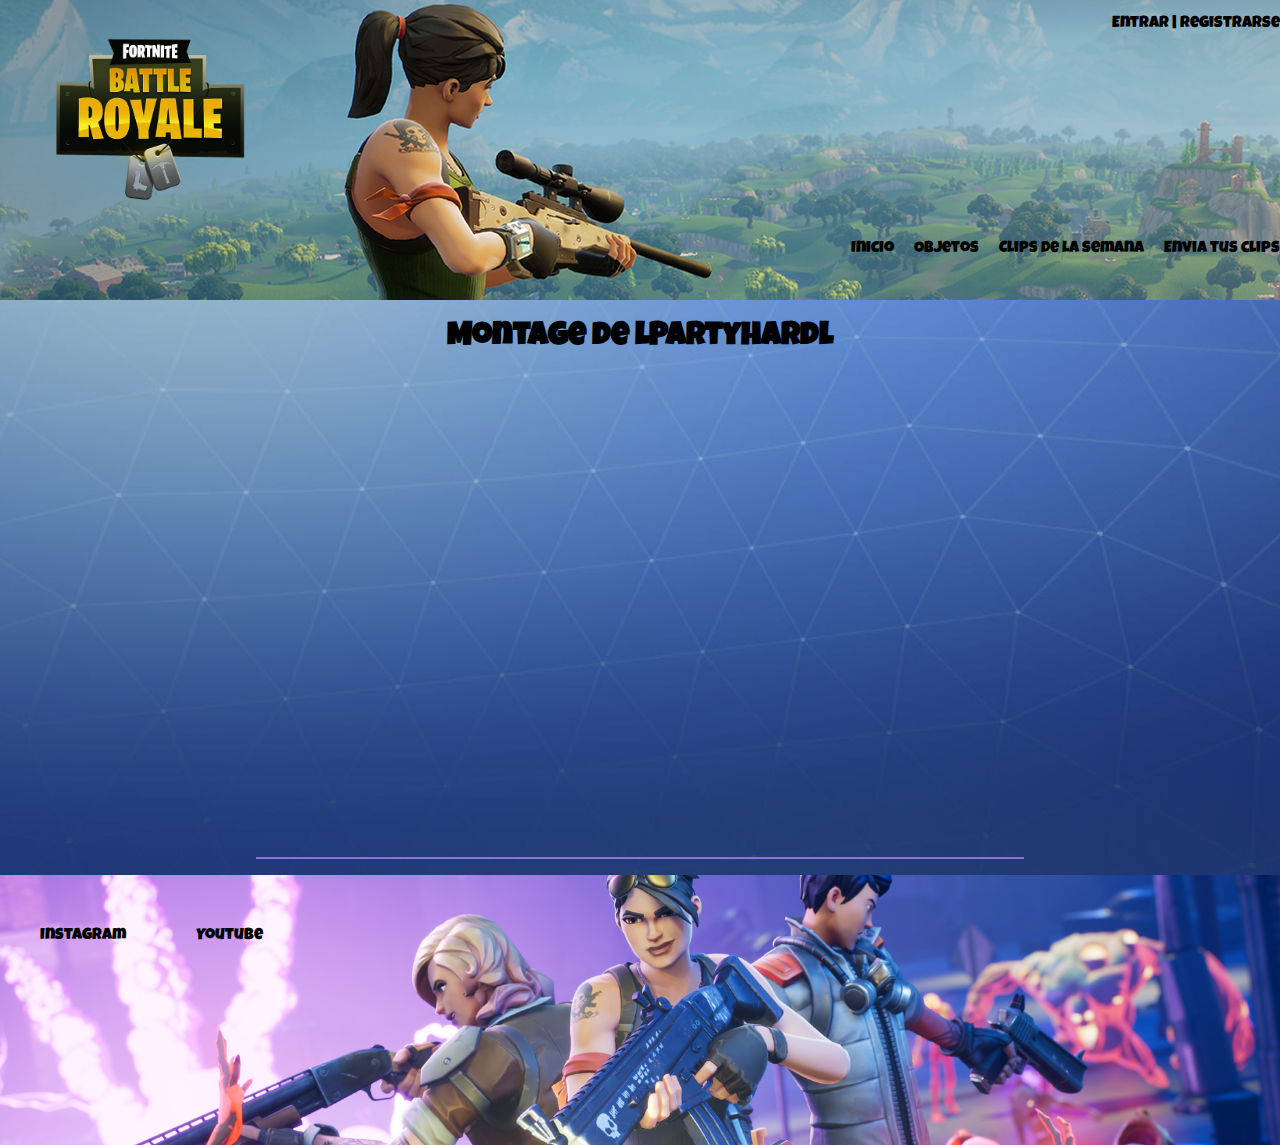
<file: clips.html>
<!DOCTYPE html>
<html lang="es" ng-app="Moviles">
<head>
	<link href="https://fonts.googleapis.com/css?family=Luckiest+Guy" rel="stylesheet">
	<script src="https://ajax.googleapis.com/ajax/libs/jquery/2.2.4/jquery.min.js"></script>
	<link href="css/clips.css" rel="stylesheet" type="text/css">
	<title>Index</title>
</head>
    <body>
	    <div class="header">
	       <img id="logo" src="img/logo.png">
	       <p><a href="log.php">Entrar</a> | <a href="registro.php">Registrarse</a></p>
	       <ul>
	           <li><a href="contacto.html">Envia tus clips</a></li>
               <li><a href="clips.html">Clips de la semana</a></li>
	           <li><a href="Objetos.html">Objetos</a></li>
	           <li><a href="index.html">Inicio</a></li>
	       </ul>
	    </div>
	    <div class="contenido" align="center">
	        <h1>Montage de lPartyhardl</h1>
	        <iframe src="https://www.youtube.com/embed/u9ht6EthDw0" frameborder="0" allow="autoplay; encrypted-media" allowfullscreen></iframe>
	        <hr>
	    </div>
	    <div class="footer">
	    <ul>
	        <li><a href="#">Instagram</a></li>
	        <li><a href="#">Youtube</a></li>
	    </ul>
	</div>
    </body>
</html>
</file>
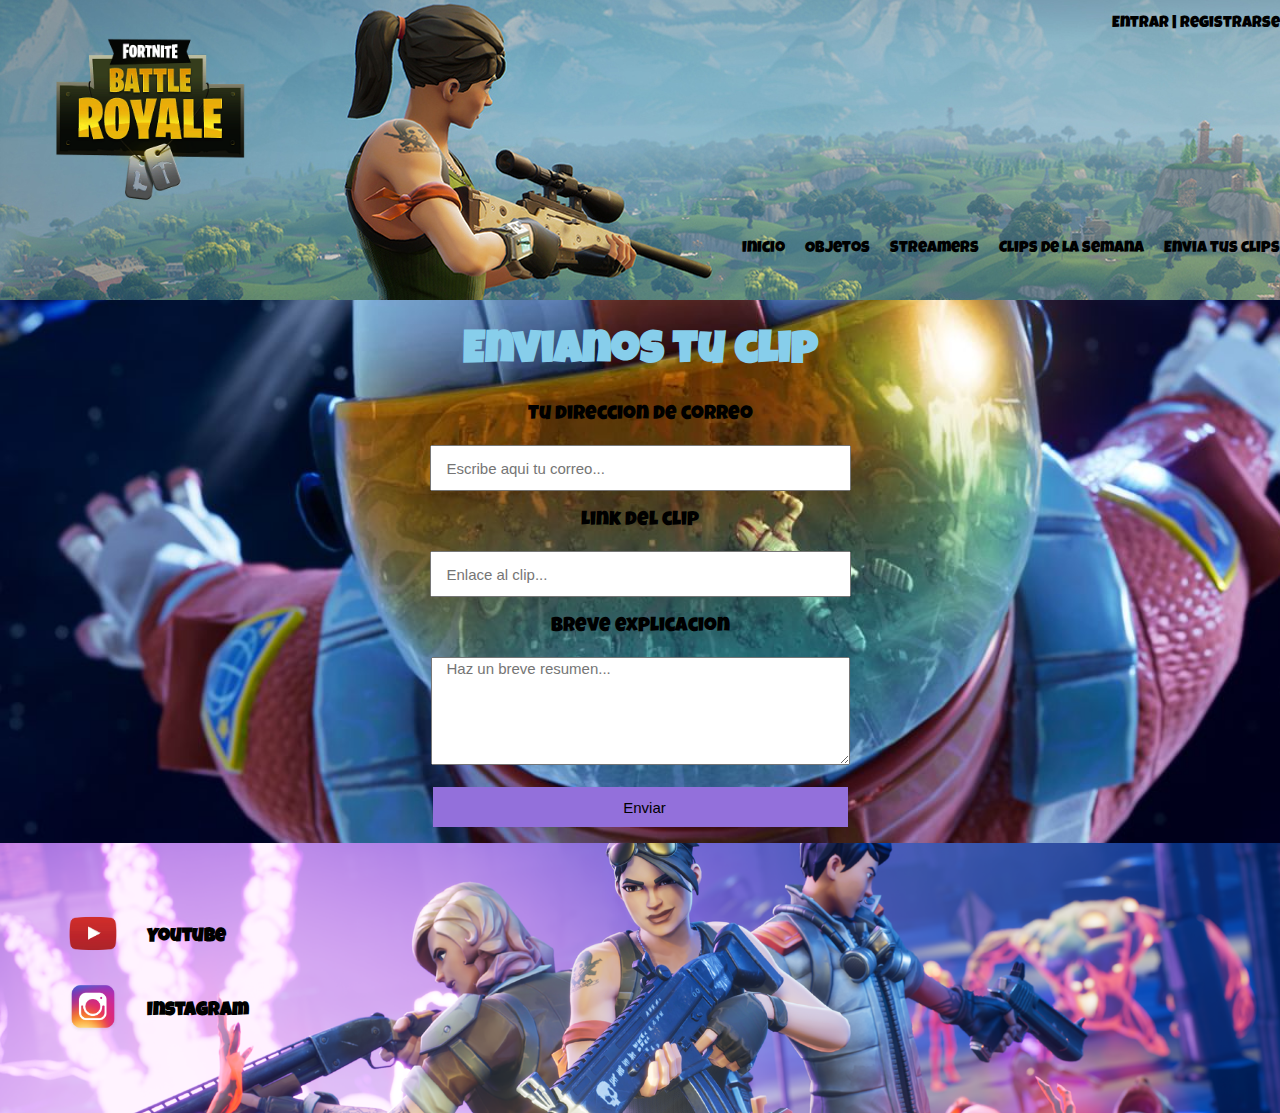
<file: contacto.html>
<!DOCTYPE html>
<html lang="es" ng-app="Moviles">
<head>
	<link href="https://fonts.googleapis.com/css?family=Luckiest+Guy" rel="stylesheet">
	<script src="https://ajax.googleapis.com/ajax/libs/jquery/2.2.4/jquery.min.js"></script>
	<link href="css/contacto.css" rel="stylesheet" type="text/css">
	<title>Index</title>
</head>
<body>
	<div class="header">
	   <img id="logo" src="img/logo.png">
       <p><a href="log.php">Entrar</a> | <a href="registro.php" target="_blank">Registrarse</a></p>
       <div class="menu">
	       <ul>
	           <li><a href="contacto.html">Envia tus clips</a></li>
               <li><a href="clips.html">Clips de la semana</a></li>
               <li><a href="Streamers.html">Streamers</a></li>
	           <li><a href="Objetos.html">Objetos</a></li>
	           <li><a href="index.html">Inicio</a></li>
	       </ul>
        </div>
	</div>
		<div class="contenido" align="center">
		<div class="mail">
		<form method="post" action="php/email.php">
			<h1>Envianos tu clip</h1>
			<p>Tu direccion de correo
			<br>
			<br>
			<input type="email" name="destino" class="correo" placeholder="Escribe aqui tu correo..."></p>
			<p>Link del clip
			<br>
			<br>
			<input type="text" name="link" class="link" placeholder="Enlace al clip..."></p>
            <p>Breve explicacion</p>
            <div>
            <textarea name="mensaje" id="cuerpo" cols="30" rows="6" placeholder="Haz un breve resumen..."></textarea>
            </div>
            <br>
			<input type="submit" value="Enviar" class="boton">
		</form>
		</div>
		</div>
	<div class="footer">
	    <ul>
	        <li><table>
                <tr><td><img id="youtube" src="img/youtube.png" ></td><td><p><a href="#"><h3>Youtube</h3></a></p>
                </td>
                </tr>
                <tr><td><img id="instagram" src="img/instagram.png" ></td><td><p><a href="#"><h3>Instagram</h3></a></p>
                </td>
                </tr>
                </table></li>
	    </ul>
	</div>
</body>
</html>
</file>
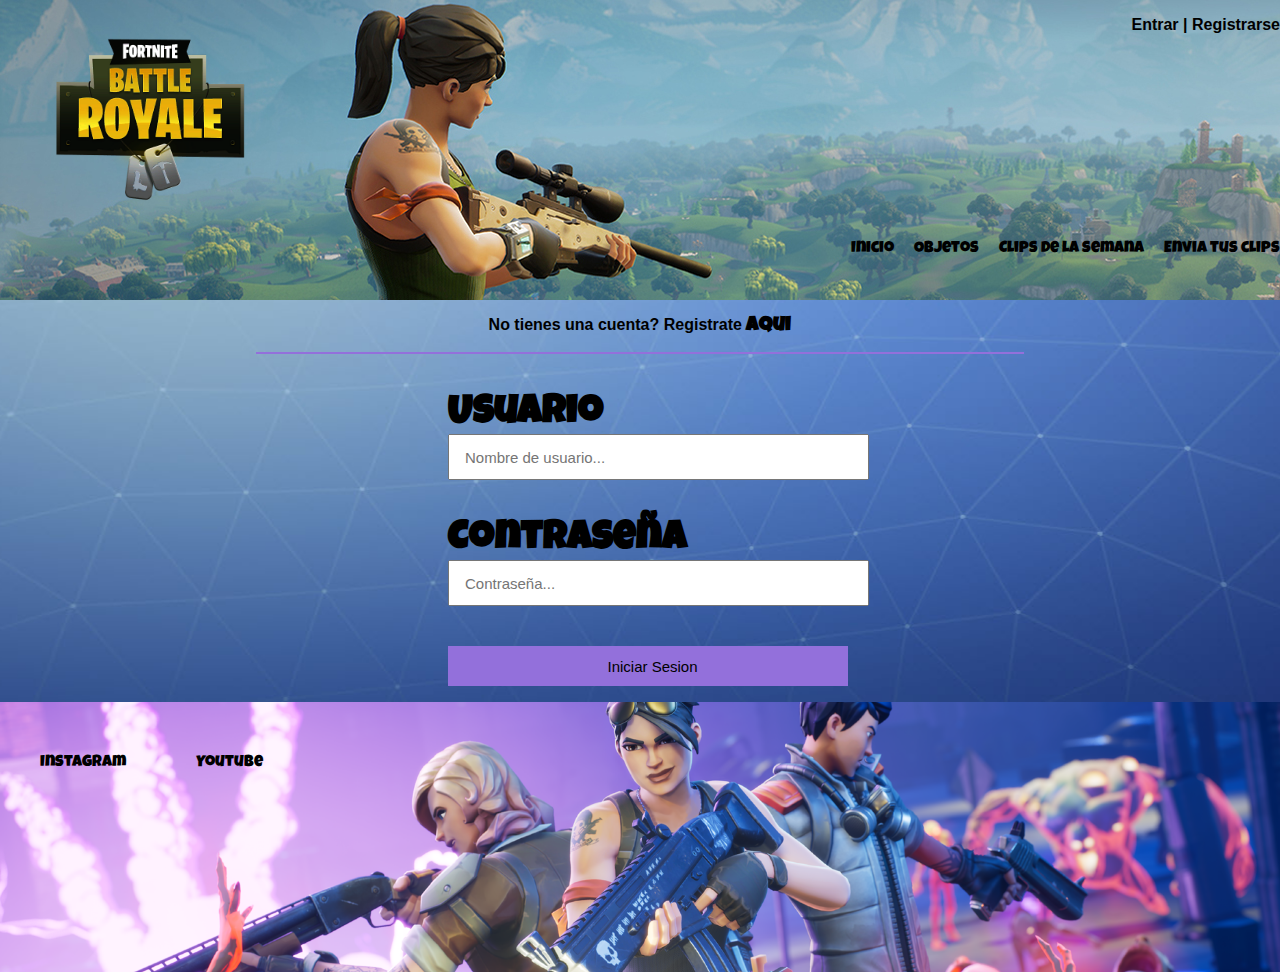
<file: log.html>
<!DOCTYPE html>
<html lang="es" ng-app="Moviles">
<head>
	<link href="https://fonts.googleapis.com/css?family=Luckiest+Guy" rel="stylesheet">
	<script src="https://ajax.googleapis.com/ajax/libs/jquery/2.2.4/jquery.min.js"></script>
	<script src="scripts/main.js"></script>
	<link href="css/login.css" rel="stylesheet" type="text/css">
	<title>Index</title>
</head>
    <body>
	    <div class="header">
	       <img id="logo" src="img/logo.png">
	       <p><a href="log.php">Entrar</a> | <a href="registro.php">Registrarse</a></p>
	       <ul>
	           <li><a href="contacto.html">Envia tus clips</a></li>
               <li><a href="clips.html">Clips de la semana</a></li>
	           <li><a href="Objetos.html">Objetos</a></li>
	           <li><a href="index.html">Inicio</a></li>
	       </ul>
	    </div>
	    <div class="contenido">
        <p class="texto">No tienes una cuenta? Registrate <a href="registro.php" clas="aqui">aqui</a></p>
        <hr>
        <div class="form">
	        <form action="login.php" id="formlg">
	            <p>Usuario <br>
	            <input type="text" name="userlg" placeholder="Nombre de usuario..."></p>
	            <p>Contraseña <br>
	            <input type="password" name="contralg" placeholder="Contraseña..."></p>
	            <input type="submit" class="botonlg" value="Iniciar Sesion">
	        </form>
	        </div>
	    </div>
	    <div class="footer">
	    <ul>
	        <li><a href="#">Instagram</a></li>
	        <li><a href="#">Youtube</a></li>
	    </ul>
	</div>
    </body>
</html>
</file>
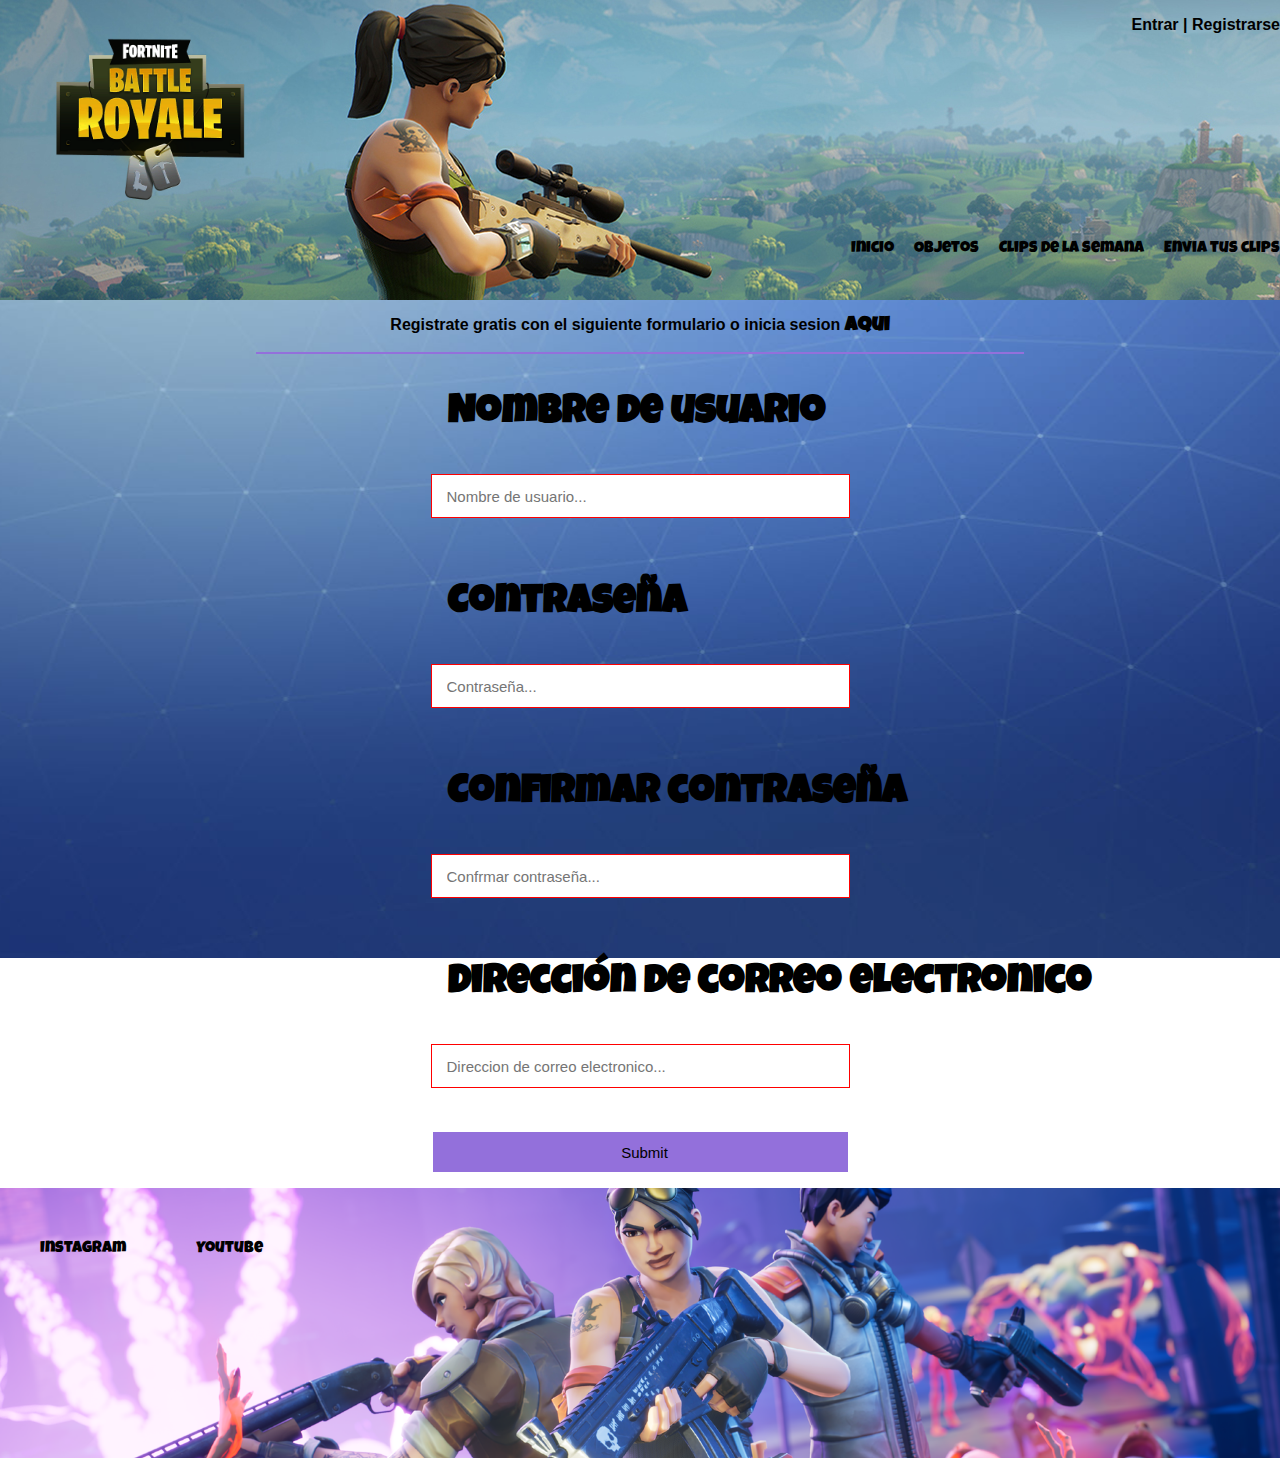
<file: registro.html>
<!DOCTYPE html>
<html lang="es" ng-app="Moviles">
<head>
	<link href="https://fonts.googleapis.com/css?family=Luckiest+Guy" rel="stylesheet">
	<script src="https://ajax.googleapis.com/ajax/libs/jquery/2.2.4/jquery.min.js"></script>
	<script src="scripts/javascript.js"></script>
	<link href="css/registro.css" rel="stylesheet" type="text/css">
	<title>Index</title>
</head>
    <body>
	    <div class="header">
	       <img id="logo" src="img/logo.png">
	       <p><a href="log.php">Entrar</a> | <a href="registro.php">Registrarse</a></p>
	       <ul>
	           <li><a href="contacto.html">Envia tus clips</a></li>
               <li><a href="clips.html">Clips de la semana</a></li>
	           <li><a href="Objetos.html">Objetos</a></li>
	           <li><a href="index.html">Inicio</a></li>
	       </ul>
	    </div>
	    <div class="contenido" align="center">
        <p class="texto">Registrate gratis con el siguiente formulario o inicia sesion <a href="log.php" clas="aqui">aqui</a></p>
        <hr>
         <div class="form">
          <form action="registrado.php" method="post" onsubmit="validar_form();">
           <div class="question">
            <p>Nombre de usuario</p>
	        <input type="text" name="userlg" id="user" placeholder="Nombre de usuario..." onblur="errorusuario();" required><br>
	        <br>
	        <div id="eruser" class="error"></div>
	        </div>
	        <div class="question">
	        <p>Contraseña</p>
	        <input type="password" name="contralg" id="pass" placeholder="Contraseña..." onblur="errorcontraseña();" required>
	        <br>
	        <br>
	        <div id="erpass" class="error"></div>
	        </div>
	        <div class="question">
	        <p>Confirmar contraseña</p>
	        <input type="password" name="contra2lg" id="cpass" placeholder="Confrmar contraseña..." onblur="errorccontraseña();" required><br>
	        <br>
	        <div id="ercpass" class="error"></div>
	        </div>
	        <div class="question">
	        <p>Dirección de correo electronico</p>
	        <input type="email" name="email" id="mail" placeholder="Direccion de correo electronico..." onblur="errormail();" required><br>
	        <br>
	        <div id="ermail" class="error"></div>
	        </div>
           <br>
            <input type="submit" class="boton">
            </form>
            </div>
	    </div>
	    <div class="footer">
	    <ul>
	        <li><a href="#">Instagram</a></li>
	        <li><a href="#">Youtube</a></li>
	    </ul>
	</div>
    </body>
</html>
</file>
<file: css/clips.css>
body{
    background: url(../img/fondo.jpg) center fixed no-repeat;
    width: 100%;
}
html,body{
    height: 100%;
	margin:0px;
}
.header{
    font-family: 'Luckiest Guy', cursive;
    height: 300px;
    min-height: 300px;
    background-image: url("../img/Fortnite.jpg");
    background-size:auto;
    width: expression(document.body.clientWidth < 1301? "1300px": "auto" );
        min-width:1300px;
}
#logo{
    width: 200px;
    margin-left: 50px;
    margin-top: 20px;
}
.header p a{
    position:static;
    text-decoration: none;
    color:black;
}
.header p{
    position: static;
    margin-right: 20px;
    float:right;
}
.header p a:hover{
    color:orange;
}
.header ul li{
    display:inline-block;
    float: right;
}
.header ul li a{
    position:relative;
    bottom: 0px;
    padding-right: 20px;
    text-decoration: none;
    color:black;
}
.header ul li a:hover{
    color:orange;
}
.menu{
    height: 50px;
    width: auto;
}
/*--------------*/
.contenido h1{
     font-family: 'Luckiest Guy', cursive;   
}
hr{
    margin-left: 20%;
    margin-right: 20%;
    color: mediumpurple;
    border: solid 1px;
}
iframe{
    width: 50%;
    height: 469px;
}
/*--------------*/
.footer{
    bottom:0px;
    background-image: url(../img/footer.png);
    background-size: cover;
    height: 30%;
    width: expression(document.body.clientWidth < 1301? "1300px": "auto" );
        min-width:1300px;
}
.footer ul li{
    display: inline-block;
    float:left;
    margin-top: 50px;
    margin-right: 70px;
}
.footer ul li a{
    font-family: 'Luckiest Guy', cursive;
    text-decoration: none;
    color:black;
}
.footer ul li a:hover{
    color:orange;
}
/*--------------*/
@media screen and (max-width:800px){
    iframe{
        height: 200px;
    }
}
@media screen and (max-width:400px){
    iframe{
        height: 100px;
    }
}
</file>
<file: css/contacto.css>
html,body{
    height: 100%;
	margin:0px;
}
.header{
    font-family: 'Luckiest Guy', cursive;
    height: 300px;
    min-height: 300px;
    background-image: url("../img/Fortnite.jpg");
    background-size:auto;
    width: expression(document.body.clientWidth < 1301? "1300px": "auto" );
        min-width:1300px;
}
#logo{
    width: 200px;
    margin-left: 50px;
    margin-top: 20px;
}
.header p a{
    position:static;
    text-decoration: none;
    color:black;
}
.header p{
    position: static;
    margin-right: 20px;
    float:right;
}
.header p a:hover{
    color:orange;
}
.header ul li{
    display:inline-block;
    float: right;
}
.header ul li a{
    position:relative;
    bottom: 0px;
    padding-right: 20px;
    text-decoration: none;
    color:black;
}
.header ul li a:hover{
    color:orange;
}
.menu{
    height: 50px;
    width: auto;
}
/*--------------*/
body{
    margin 0;
    padding:0;
    background-image: url(../img/imgcontacto.jpg);
    background-size:cover;
    background-repeat: no-repeat;
}
.contenido h1{
    font-family: 'Luckiest Guy', cursive;
    color:skyblue;
    font-size: 45px;
}
.contenido p{
    font-size: 20px;
    font-family: 'Luckiest Guy', cursive;
}
.contenido input{
    padding-left: 15px;
    height: 40px;
    width: 400px;
    font-size: 15px;
    font-family: 'Roboto', sans-serif;
    font-size: 15px;
}
.contenido .boton{
    width: 415px;
    border:none;
    background-color: mediumpurple;
}
#cuerpo{
    font-family: 'Roboto', sans-serif;
    font-size: 15px;
    padding-left: 15px;
    width: 400px;
}
.contenido .boton:hover{
    background-color: skyblue;
}
/*--------------*/
#instagram{
    width: 50px;
    margin-left: 25%;
}
#youtube{
    width: 100px;
}
.footer{
    bottom:0px;
    background-image: url(../img/footer.png);
    background-size: cover;
    height: 30%;
    width: expression(document.body.clientWidth < 1301? "1300px": "auto" );
        min-width:1300px;
}
.footer ul li{
    display: inline-block;
    float:left;
    margin-top: 50px;
    margin-right: 70px;
}
.footer ul li a{
    font-family: 'Luckiest Guy', cursive;
    text-decoration: none;
    color:black;
}
.footer ul li a:hover{
    color:orange;
}
/*-------------*/
</file>
<file: css/login.css>
body{
    background: url(../img/fondo.jpg) center fixed no-repeat;
    width: 100%;
}
html,body{
    height: 100%;
	margin:0px;
}
.header{
    font-family: 'Luckiest Guy', cursive;
    height: 300px;
    min-height: 300px;
    background-image: url("../img/Fortnite.jpg");
    background-size:auto;
    width: expression(document.body.clientWidth < 1301? "1300px": "auto" );
        min-width:1300px;
}
#logo{
    width: 200px;
    margin-left: 50px;
    margin-top: 20px;
}
.header p a{
    position:static;
    text-decoration: none;
    color:black;
}
.header p{
    position: static;
    margin-right: 20px;
    float:right;
}
.header p a:hover{
    color:orange;
}
.header ul li{
    display:inline-block;
    float: right;
}
.header ul li a{
    position:relative;
    bottom: 0px;
    padding-right: 20px;
    text-decoration: none;
    color:black;
}
.header ul li a:hover{
    color:orange;
}
.menu{
    height: 50px;
    width: auto;
}
/*--------------*/
p{
    font-family: 'Roboto', sans-serif;
    font-weight: bold;
}
.contenido a{
    font-family:'Luckiest Guy', cursive;
    text-decoration: none;
    color:black;
    font-size: 20px;
}
.contenido a:hover{
    color:orange;
}
.texto{
    text-align: center;
}
.form p{
    text-align: left;
    margin-left: 35%;
    font-family:'Luckiest Guy', cursive;
    font-size: 40px;
}
.contenido input{
    padding-left: 15px;
    height: 40px;
    width: 400px;
    font-size: 15px;
}
.contenido .botonlg{
    border:none;
    margin-left: 35%;
    background-color: mediumpurple;
}
.contenido .botonlg:hover{
    background-color: skyblue;
}
hr{
    margin-left: 20%;
    margin-right: 20%;
    color: mediumpurple;
    border: solid 1px;
}
/*-
/*--------------*/
.footer{
    bottom:0px;
    background-image: url(../img/footer.png);
    background-size: cover;
    height: 30%;
    width: expression(document.body.clientWidth < 1301? "1300px": "auto" );
        min-width:1300px;
}
.footer ul li{
    display: inline-block;
    float:left;
    margin-top: 50px;
    margin-right: 70px;
}
.footer ul li a{
    font-family: 'Luckiest Guy', cursive;
    text-decoration: none;
    color:black;
}
.footer ul li a:hover{
    color:orange;
}
</file>
<file: css/registro.css>
body{
    background: url(../img/fondo.jpg) center fixed no-repeat;
    width: 100%;
}
html,body{
    height: 100%;
	margin:0px;
}
.header{
    font-family: 'Luckiest Guy', cursive;
    height: 300px;
    min-height: 300px;
    background-image: url("../img/Fortnite.jpg");
    background-size:auto;
    width: expression(document.body.clientWidth < 1301? "1300px": "auto" );
    min-width:1300px;
}
#logo{
    width: 200px;
    margin-left: 50px;
    margin-top: 20px;
}
.header p a{
    position:static;
    text-decoration: none;
    color:black;
}
.header p{
    position: static;
    margin-right: 20px;
    float:right;
}
.header p a:hover{
    color:orange;
}
.header ul li{
    display:inline-block;
    float: right;
}
.header ul li a{
    position:relative;
    bottom: 0px;
    padding-right: 20px;
    text-decoration: none;
    color:black;
}
.header ul li a:hover{
    color:orange;
}
.menu{
    height: 50px;
    width: auto;
}
/*--------------*/
p{
    font-family: 'Roboto', sans-serif;
    font-weight: bold;
}
.contenido a{
    font-family:'Luckiest Guy', cursive;
    text-decoration: none;
    color:black;
    font-size: 20px;
}
.contenido a:hover{
    color:orange;
}
.form p{
    text-align: left;
    margin-left: 35%;
    font-family:'Luckiest Guy', cursive;
    font-size: 40px;
}
.contenido .boton{
    width: 415px;
    border:none;
    background-color: mediumpurple;
}
.contenido .boton:hover{
    background-color: skyblue;
}
.contenido input{
    border:1px solid #73BE46;
    padding-left: 15px;
    height: 40px;
    width: 400px;
    font-size: 15px;
}
.contenido input:invalid{
    border:1px solid red;
}
.contenido input:focus{
    outline: 0px;
    border:1px solid lightblue;
}
.error{
    font-family: 'Roboto', sans-serif;
    font-weight: bold;
    color:darkred;
    padding:4px;
    width: 409px;
    text-align:center;
    font-size: 14px;
}
hr{
    margin-left: 20%;
    margin-right: 20%;
    color: mediumpurple;
    border: solid 1px;
}
/*--------------*/
.footer{
    bottom:0px;
    background-image: url(../img/footer.png);
    background-size: cover;
    height: 30%;
    width: expression(document.body.clientWidth < 1301? "1300px": "auto" );
        min-width:1300px;
}
.footer ul li{
    display: inline-block;
    float:left;
    margin-top: 50px;
    margin-right: 70px;
}
.footer ul li a{
    font-family: 'Luckiest Guy', cursive;
    text-decoration: none;
    color:black;
}
.footer ul li a:hover{
    color:orange;
}
</file>
